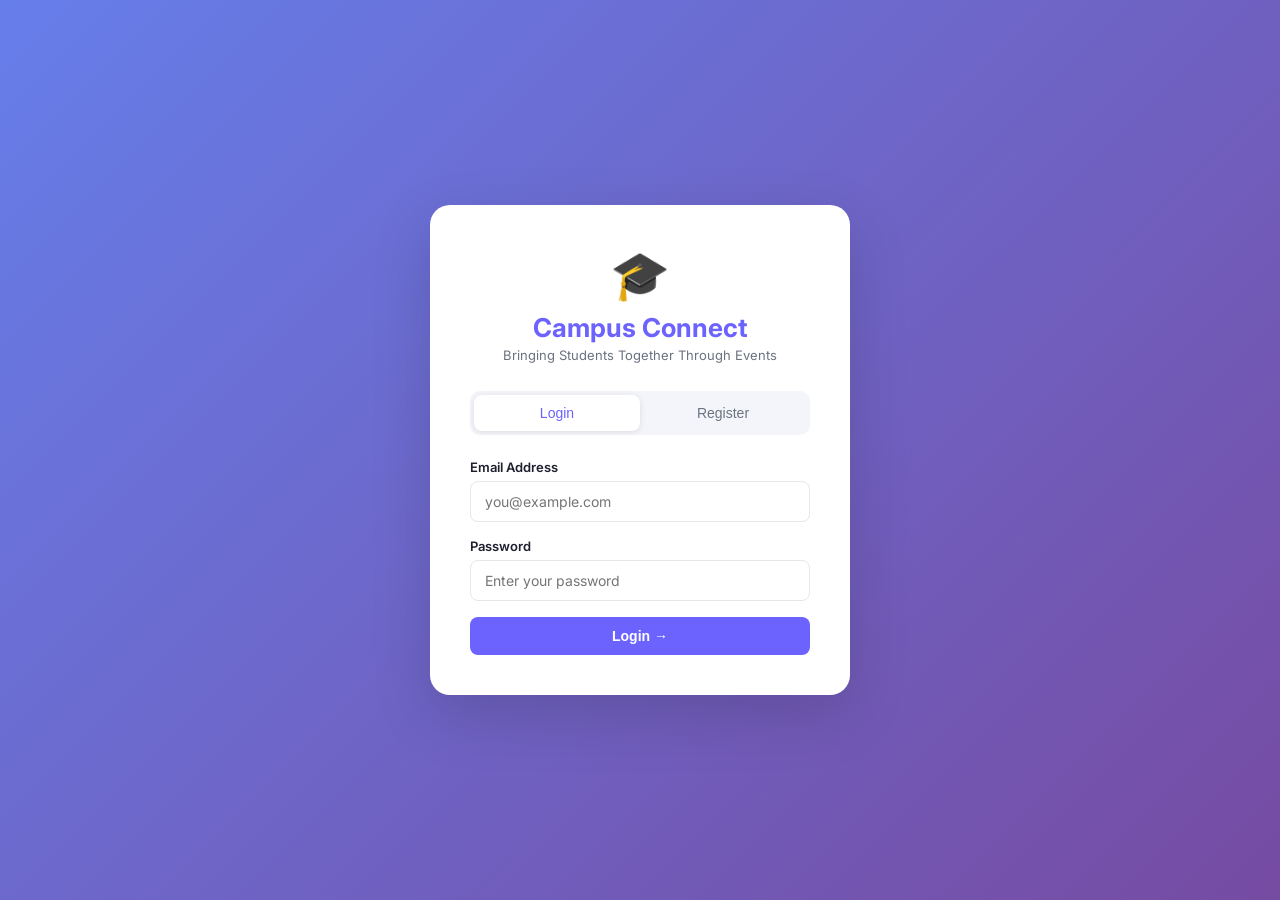
<file: index.html>
<!DOCTYPE html>
<html lang="en">
<head>
  <meta charset="UTF-8" />
  <meta name="viewport" content="width=device-width, initial-scale=1.0"/>
  <title>Campus Connect – Login</title>
  <link rel="stylesheet" href="style.css" />
</head>
<body class="auth-body">

  <!-- MAIN AUTH CARD -->
  <div class="auth-card">

    <!-- Logo / Heading -->
    <div class="auth-header">
      <div class="auth-logo">🎓</div>
      <h1>Campus Connect</h1>
      <p>Bringing Students Together Through Events</p>
    </div>

    <!-- TAB BUTTONS (Login / Register) -->
    <div class="tab-buttons">
      <button class="tab-btn active" id="loginTab" onclick="showTab('login')">Login</button>
      <button class="tab-btn" id="registerTab" onclick="showTab('register')">Register</button>
    </div>

    <!-- ===== LOGIN FORM ===== -->
    <div id="loginForm">
      <div class="form-group">
        <label>Email Address</label>
        <input type="email" id="loginEmail" placeholder="you@example.com" />
      </div>
      <div class="form-group">
        <label>Password</label>
        <input type="password" id="loginPassword" placeholder="Enter your password" />
      </div>
      <!-- This div shows error/success messages -->
      <div id="loginMsg" class="msg-box"></div>
      <button class="btn-primary full-width" onclick="loginUser()">Login →</button>
    </div>

    <!-- ===== REGISTER FORM (hidden by default) ===== -->
    <div id="registerForm" style="display:none;">
      <div class="form-group">
        <label>Full Name</label>
        <input type="text" id="regName" placeholder="Your full name" />
      </div>
      <div class="form-group">
        <label>Email Address</label>
        <input type="email" id="regEmail" placeholder="you@example.com" />
      </div>
      <div class="form-group">
        <label>Password</label>
        <input type="password" id="regPassword" placeholder="Create a password" />
      </div>
      <div id="registerMsg" class="msg-box"></div>
      <button class="btn-primary full-width" onclick="registerUser()">Create Account →</button>
    </div>

  </div><!-- end auth-card -->

  <script>
    // -----------------------------------------------
    // STEP 3: localStorage Authentication Logic
    // -----------------------------------------------

    // Switch between Login and Register tabs
    function showTab(tab) {
      // Hide both forms first
      document.getElementById('loginForm').style.display = 'none';
      document.getElementById('registerForm').style.display = 'none';

      // Remove 'active' from both tab buttons
      document.getElementById('loginTab').classList.remove('active');
      document.getElementById('registerTab').classList.remove('active');

      // Show the correct form and mark tab as active
      if (tab === 'login') {
        document.getElementById('loginForm').style.display = 'block';
        document.getElementById('loginTab').classList.add('active');
      } else {
        document.getElementById('registerForm').style.display = 'block';
        document.getElementById('registerTab').classList.add('active');
      }
    }

    // REGISTER: Save new user to localStorage
    function registerUser() {
      // Get values from form fields
      var name     = document.getElementById('regName').value.trim();
      var email    = document.getElementById('regEmail').value.trim();
      var password = document.getElementById('regPassword').value.trim();
      var msgBox   = document.getElementById('registerMsg');

      // Basic validation – make sure fields are not empty
      if (!name || !email || !password) {
        showMsg(msgBox, 'Please fill in all fields.', 'error');
        return; // Stop here, don't proceed
      }

      // Get existing users from localStorage (or empty array if none)
      // JSON.parse converts the stored text back into a JavaScript array
      var users = JSON.parse(localStorage.getItem('users') || '[]');

      // Check if email is already registered
      var exists = users.find(function(u) { return u.email === email; });
      if (exists) {
        showMsg(msgBox, 'This email is already registered. Try logging in.', 'error');
        return;
      }

      // Add the new user to the array
      users.push({ name: name, email: email, password: password });

      // Save updated array back to localStorage
      // JSON.stringify converts the array into text for storage
      localStorage.setItem('users', JSON.stringify(users));

      showMsg(msgBox, 'Account created! You can now login.', 'success');

      // Switch to login tab after 1.5 seconds
      setTimeout(function() { showTab('login'); }, 1500);
    }

    // LOGIN: Check user credentials from localStorage
    function loginUser() {
      var email    = document.getElementById('loginEmail').value.trim();
      var password = document.getElementById('loginPassword').value.trim();
      var msgBox   = document.getElementById('loginMsg');

      if (!email || !password) {
        showMsg(msgBox, 'Please enter email and password.', 'error');
        return;
      }

      // Get users array from localStorage
      var users = JSON.parse(localStorage.getItem('users') || '[]');

      // Find a user that matches both email AND password
      var user = users.find(function(u) {
        return u.email === email && u.password === password;
      });

      if (!user) {
        showMsg(msgBox, 'Invalid email or password. Try again.', 'error');
        return;
      }

      // Login successful!
      // Save the logged-in user's info to localStorage
      // We'll use this on other pages to show their name
      localStorage.setItem('loggedInUser', JSON.stringify(user));

      showMsg(msgBox, 'Login successful! Redirecting...', 'success');

      // Redirect to dashboard after a short delay
      setTimeout(function() {
        window.location.href = 'dashboard.html';
      }, 1000);
    }

    // Helper: Show a message (success or error) in a message box
    function showMsg(element, text, type) {
      element.textContent = text;
      element.className = 'msg-box ' + type; // adds 'success' or 'error' class
    }

    // On page load: if user is already logged in, skip to dashboard
    window.onload = function() {
      if (localStorage.getItem('loggedInUser')) {
        window.location.href = 'dashboard.html';
      }
    };
  </script>
<script src="script.js"></script>
</body>
</html>
</file>
<file: style.css>
@import url('https://fonts.googleapis.com/css2?family=Inter:wght@400;500;600;700&display=swap');


:root {
  --primary:      #6C63FF;   /* Purple – main brand color */
  --primary-dark: #5A52D5;   /* Darker purple for hover */
  --primary-light:#EEF0FF;   /* Light purple for backgrounds */
  --success:      #22C55E;   /* Green */
  --danger:       #EF4444;   /* Red */
  --text-dark:    #1E1E2E;   /* Near-black for headings */
  --text-muted:   #6B7280;   /* Gray for subtitles */
  --bg-page:      #F4F5FA;   /* Light gray page background */
  --bg-white:     #FFFFFF;
  --border:       #E5E7EB;   /* Light border */
  --shadow:       0 2px 16px rgba(108, 99, 255, 0.08);
  --radius:       12px;
}


*, *::before, *::after { box-sizing: border-box; margin: 0; padding: 0; }
body {
  font-family: 'Inter', sans-serif;
  background: var(--bg-page);
  color: var(--text-dark);
  min-height: 100vh;
}
a { text-decoration: none; color: inherit; }


.auth-body {
  display: flex;
  align-items: center;
  justify-content: center;
  min-height: 100vh;
  padding: 24px;
  background: linear-gradient(135deg, #667eea 0%, #764ba2 100%);
}

.auth-card {
  background: var(--bg-white);
  border-radius: 20px;
  padding: 40px;
  width: 100%;
  max-width: 420px;
  box-shadow: 0 20px 60px rgba(0,0,0,0.15);
}

.auth-header {
  text-align: center;
  margin-bottom: 28px;
}
.auth-logo {
  font-size: 48px;
  margin-bottom: 8px;
}
.auth-header h1 {
  font-size: 26px;
  font-weight: 700;
  color: var(--primary);
}
.auth-header p {
  font-size: 13px;
  color: var(--text-muted);
  margin-top: 4px;
}


.tab-buttons {
  display: flex;
  background: var(--bg-page);
  border-radius: 10px;
  padding: 4px;
  margin-bottom: 24px;
}
.tab-btn {
  flex: 1;
  padding: 10px;
  border: none;
  background: transparent;
  border-radius: 8px;
  font-size: 14px;
  font-weight: 500;
  cursor: pointer;
  transition: all 0.2s;
  color: var(--text-muted);
}
.tab-btn.active {
  background: var(--bg-white);
  color: var(--primary);
  box-shadow: 0 1px 6px rgba(0,0,0,0.1);
}


.form-group {
  margin-bottom: 16px;
}
.form-group label {
  display: block;
  font-size: 13px;
  font-weight: 600;
  color: var(--text-dark);
  margin-bottom: 6px;
}
.form-group input,
.form-group textarea,
.form-group select {
  width: 100%;
  padding: 11px 14px;
  border: 1.5px solid var(--border);
  border-radius: 8px;
  font-size: 14px;
  font-family: 'Inter', sans-serif;
  color: var(--text-dark);
  background: var(--bg-white);
  transition: border-color 0.2s;
  outline: none;
}
.form-group input:focus,
.form-group textarea:focus {
  border-color: var(--primary);
  box-shadow: 0 0 0 3px rgba(108,99,255,0.1);
}


.msg-box { font-size: 13px; padding: 0; margin-bottom: 0; border-radius: 8px; }
.msg-box.success {
  background: #F0FDF4;
  color: #166534;
  border: 1px solid #BBF7D0;
  padding: 10px 14px;
  margin-bottom: 14px;
}
.msg-box.error {
  background: #FEF2F2;
  color: #991B1B;
  border: 1px solid #FECACA;
  padding: 10px 14px;
  margin-bottom: 14px;
}


.btn-primary {
  background: var(--primary);
  color: #fff;
  border: none;
  padding: 11px 22px;
  border-radius: 8px;
  font-size: 14px;
  font-weight: 600;
  cursor: pointer;
  transition: background 0.2s, transform 0.1s;
  display: inline-block;
}
.btn-primary:hover  { background: var(--primary-dark); }
.btn-primary:active { transform: scale(0.98); }
.btn-primary.full-width { width: 100%; text-align: center; }

.btn-secondary {
  background: transparent;
  color: var(--primary);
  border: 2px solid var(--primary);
  padding: 11px 22px;
  border-radius: 8px;
  font-size: 14px;
  font-weight: 600;
  cursor: pointer;
  transition: all 0.2s;
}
.btn-secondary:hover { background: var(--primary-light); }

.btn-registered {
  background: #F0FDF4;
  color: #166534;
  border: 1px solid #BBF7D0;
  padding: 9px 18px;
  border-radius: 8px;
  font-size: 13px;
  font-weight: 600;
  cursor: default;
}

.btn-danger {
  background: #FEF2F2;
  color: var(--danger);
  border: 1px solid #FECACA;
  padding: 9px 18px;
  border-radius: 8px;
  font-size: 13px;
  font-weight: 600;
  cursor: pointer;
  transition: all 0.2s;
}
.btn-danger:hover { background: #fee2e2; }


.navbar {
  background: var(--bg-white);
  padding: 0 32px;
  height: 64px;
  display: flex;
  align-items: center;
  justify-content: space-between;
  box-shadow: 0 1px 0 var(--border);
  position: sticky;
  top: 0;
  z-index: 100;
}
.nav-brand {
  font-size: 20px;
  font-weight: 700;
  color: var(--primary);
}
.nav-links {
  list-style: none;
  display: flex;
  gap: 4px;
}
.nav-links a {
  padding: 8px 14px;
  border-radius: 8px;
  font-size: 14px;
  font-weight: 500;
  color: var(--text-muted);
  transition: all 0.2s;
}
.nav-links a:hover { background: var(--primary-light); color: var(--primary); }
.nav-links a.active { background: var(--primary-light); color: var(--primary); font-weight: 600; }


.container {
  max-width: 1100px;
  margin: 0 auto;
  padding: 32px 24px;
}
.page-header { margin-bottom: 28px; }
.page-header h2 { font-size: 24px; font-weight: 700; }
.page-header p  { color: var(--text-muted); margin-top: 4px; font-size: 14px; }


.welcome-banner {
  background: linear-gradient(135deg, var(--primary) 0%, #a855f7 100%);
  color: white;
  border-radius: var(--radius);
  padding: 32px;
  display: flex;
  align-items: center;
  justify-content: space-between;
  flex-wrap: wrap;
  gap: 16px;
  margin-bottom: 28px;
}
.welcome-banner h2 { font-size: 22px; font-weight: 700; }
.welcome-banner p  { font-size: 14px; opacity: 0.85; margin-top: 4px; }
.welcome-banner .btn-primary {
  background: white;
  color: var(--primary);
  white-space: nowrap;
}
.welcome-banner .btn-primary:hover { background: #f3f4f6; }


.stats-row {
  display: grid;
  grid-template-columns: repeat(3, 1fr);
  gap: 16px;
  margin-bottom: 32px;
}
.stat-card {
  background: var(--bg-white);
  border-radius: var(--radius);
  padding: 20px;
  text-align: center;
  box-shadow: var(--shadow);
  border: 1px solid var(--border);
}
.stat-number {
  font-size: 32px;
  font-weight: 700;
  color: var(--primary);
}
.stat-label {
  font-size: 13px;
  color: var(--text-muted);
  margin-top: 4px;
}


.section-title {
  font-size: 18px;
  font-weight: 600;
  margin-bottom: 16px;
  color: var(--text-dark);
}
.cards-grid {
  display: grid;
  grid-template-columns: repeat(auto-fill, minmax(300px, 1fr));
  gap: 20px;
}
.card {
  background: var(--bg-white);
  border-radius: var(--radius);
  padding: 24px;
  box-shadow: var(--shadow);
  border: 1px solid var(--border);
  cursor: pointer;
  transition: transform 0.2s, box-shadow 0.2s;
}
.card:hover {
  transform: translateY(-3px);
  box-shadow: 0 8px 28px rgba(108,99,255,0.13);
}
.card-icon { font-size: 32px; margin-bottom: 12px; }
.card h3   { font-size: 17px; font-weight: 600; margin-bottom: 8px; }
.card p    { font-size: 13px; color: var(--text-muted); line-height: 1.6; }
.card-link { display: inline-block; margin-top: 14px; color: var(--primary); font-size: 13px; font-weight: 600; }


.event-card { cursor: default; }
.event-card:hover { transform: translateY(-2px); }
.event-dept-tag {
  display: inline-block;
  background: var(--primary-light);
  color: var(--primary);
  font-size: 11px;
  font-weight: 700;
  padding: 3px 10px;
  border-radius: 20px;
  margin-bottom: 10px;
  letter-spacing: 0.5px;
}
.event-card h3 { font-size: 16px; font-weight: 600; margin-bottom: 10px; }
.event-meta {
  display: flex;
  flex-wrap: wrap;
  gap: 12px;
  font-size: 12px;
  color: var(--text-muted);
  margin-bottom: 10px;
}
.event-desc {
  font-size: 13px;
  color: var(--text-muted);
  line-height: 1.6;
  margin-bottom: 16px;
}
.registered-badge {
  display: inline-block;
  background: #F0FDF4;
  color: #166534;
  font-size: 11px;
  font-weight: 700;
  padding: 3px 10px;
  border-radius: 20px;
  margin-bottom: 10px;
  border: 1px solid #BBF7D0;
  float: right;
}
.registered-card { border-left: 3px solid var(--success); }


.toast {
  position: fixed;
  bottom: 30px;
  right: 30px;
  background: #166534;
  color: white;
  padding: 14px 22px;
  border-radius: 10px;
  font-size: 14px;
  font-weight: 500;
  opacity: 0;
  transform: translateY(20px);
  transition: all 0.3s;
  z-index: 9999;
  pointer-events: none;
}
.toast.show {
  opacity: 1;
  transform: translateY(0);
}


.empty-state {
  flex-direction: column;
  align-items: center;
  justify-content: center;
  text-align: center;
  padding: 60px 24px;
  gap: 12px;
}
.empty-icon { font-size: 56px; }
.empty-state h3 { font-size: 20px; font-weight: 600; }
.empty-state p  { color: var(--text-muted); font-size: 14px; }


.form-card {
  background: var(--bg-white);
  border-radius: var(--radius);
  padding: 32px;
  max-width: 680px;
  box-shadow: var(--shadow);
  border: 1px solid var(--border);
}
.form-row {
  display: grid;
  grid-template-columns: 1fr 1fr;
  gap: 16px;
}


@media (max-width: 640px) {
  .navbar { padding: 0 16px; }
  .nav-links { gap: 0; }
  .nav-links a { padding: 8px 8px; font-size: 12px; }
  .stats-row { grid-template-columns: 1fr 1fr; }
  .welcome-banner { flex-direction: column; }
  .form-row { grid-template-columns: 1fr; }
  .container { padding: 20px 16px; }
}
</file>
